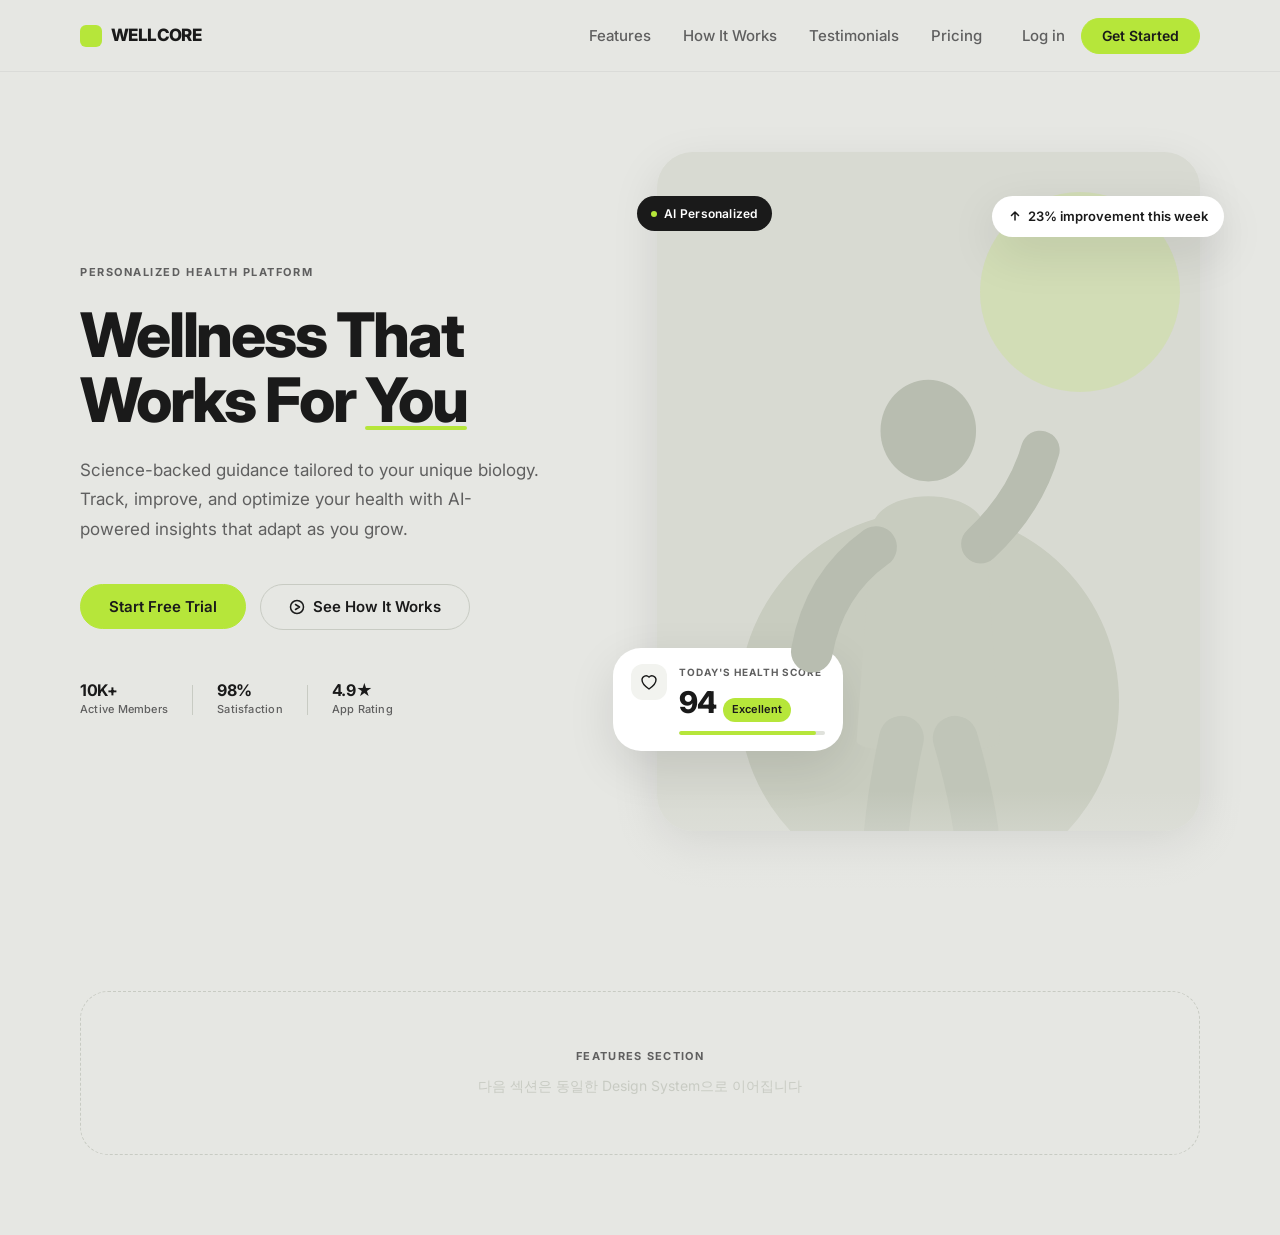
<file: wellness.html>
<!DOCTYPE html>
<html lang="ko">
<head>
  <meta charset="UTF-8">
  <meta name="viewport" content="width=device-width, initial-scale=1.0">
  <meta name="description" content="WELLCORE — 당신만을 위한 과학 기반 헬스 & 웰니스 플랫폼">
  <title>WELLCORE — Personalized Health & Wellness</title>

  <!-- Fonts -->
  <link rel="preconnect" href="https://fonts.googleapis.com">
  <link rel="preconnect" href="https://fonts.gstatic.com" crossorigin>
  <link href="https://fonts.googleapis.com/css2?family=Inter:wght@400;500;600;700;800;900&display=swap" rel="stylesheet">

  <!-- Design System -->
  <link rel="stylesheet" href="css/wellness.css">
</head>
<body>

  <!-- ============================================================
       NAVIGATION
       ============================================================ -->
  <header class="nav" id="nav" role="banner">
    <div class="nav-inner">

      <a href="#" class="nav-logo" aria-label="WELLCORE 홈으로">
        <span class="nav-logo-mark" aria-hidden="true"></span>
        WELLCORE
      </a>

      <nav class="nav-links" aria-label="주 메뉴">
        <a href="#features">Features</a>
        <a href="#how-it-works">How It Works</a>
        <a href="#testimonials">Testimonials</a>
        <a href="#pricing">Pricing</a>
      </nav>

      <div class="nav-actions">
        <a href="#" class="nav-login">Log in</a>
        <a href="#" class="btn btn-primary btn-sm">Get Started</a>
      </div>

      <button class="nav-mobile-toggle" aria-label="메뉴 열기" aria-expanded="false" aria-controls="nav-links">
        <span aria-hidden="true"></span>
        <span aria-hidden="true"></span>
        <span aria-hidden="true"></span>
      </button>

    </div>
  </header>


  <!-- ============================================================
       HERO SECTION
       Design System anchor — all future sections follow this spec
       ============================================================ -->
  <section class="hero" id="hero" aria-label="메인 히어로 섹션">
    <div class="hero-inner">

      <!-- ── LEFT : Text Content ─────────────────────────────── -->
      <div class="hero-content">

        <span class="eyebrow hero-anim" data-delay="0">
          Personalized Health Platform
        </span>

        <h1 class="hero-headline hero-anim" data-delay="1">
          Wellness That<br>Works For <em>You</em>
        </h1>

        <p class="hero-desc hero-anim" data-delay="2">
          Science-backed guidance tailored to your unique biology.
          Track, improve, and optimize your health with AI-powered insights
          that adapt as you grow.
        </p>

        <div class="hero-cta hero-anim" data-delay="3">
          <a href="#" class="btn btn-primary">
            Start Free Trial
          </a>
          <a href="#how-it-works" class="btn btn-secondary">
            <svg width="16" height="16" viewBox="0 0 16 16" fill="none" aria-hidden="true">
              <circle cx="8" cy="8" r="6.5" stroke="currentColor" stroke-width="1.5"/>
              <path d="M6.5 5.5 L10.5 8 L6.5 10.5" stroke="currentColor" stroke-width="1.5" stroke-linecap="round" stroke-linejoin="round"/>
            </svg>
            See How It Works
          </a>
        </div>

        <div class="hero-trust hero-anim" data-delay="4">
          <div class="trust-item">
            <span class="trust-number">10K+</span>
            <span class="trust-label">Active Members</span>
          </div>
          <span class="trust-sep" aria-hidden="true"></span>
          <div class="trust-item">
            <span class="trust-number">98%</span>
            <span class="trust-label">Satisfaction</span>
          </div>
          <span class="trust-sep" aria-hidden="true"></span>
          <div class="trust-item">
            <span class="trust-number">4.9★</span>
            <span class="trust-label">App Rating</span>
          </div>
        </div>

      </div>
      <!-- /hero-content -->


      <!-- ── RIGHT : Visual + Floating Cards ────────────────── -->
      <div class="hero-visual hero-anim" data-delay="1">

        <div class="hero-image-frame" role="img" aria-label="건강한 라이프스타일 이미지">
          <!--
            PRODUCTION NOTE: Replace .hero-img-placeholder with:
            <img src="assets/img/hero-wellness.jpg"
                 alt="건강하고 활기찬 라이프스타일을 즐기는 인물 사진"
                 width="600" height="750" loading="eager">
          -->
          <div class="hero-img-placeholder" aria-hidden="true">
            <div class="img-bg-circle img-bg-circle--1"></div>
            <div class="img-bg-circle img-bg-circle--2"></div>
            <div class="img-silhouette">
              <svg viewBox="0 0 200 320" fill="none" xmlns="http://www.w3.org/2000/svg" aria-hidden="true">
                <!-- Head -->
                <ellipse cx="100" cy="52" rx="32" ry="34" fill="#B8BDB0"/>
                <!-- Body -->
                <path d="M62 120 C62 88 138 88 138 120 L148 260 C148 270 52 270 52 260 Z" fill="#C8CCBF"/>
                <!-- Left arm -->
                <path d="M65 130 Q30 155 22 200" stroke="#B8BDB0" stroke-width="28" stroke-linecap="round"/>
                <!-- Right arm raised (yoga pose) -->
                <path d="M135 128 Q165 100 175 65" stroke="#B8BDB0" stroke-width="26" stroke-linecap="round"/>
                <!-- Left leg -->
                <path d="M82 258 Q75 290 72 320" stroke="#C0C5B8" stroke-width="30" stroke-linecap="round"/>
                <!-- Right leg -->
                <path d="M118 258 Q128 292 132 320" stroke="#C0C5B8" stroke-width="30" stroke-linecap="round"/>
              </svg>
            </div>
          </div>
        </div>


        <!-- Floating Card: Health Score -->
        <article class="float-card float-card--score" aria-label="오늘의 건강 점수 카드">
          <div class="float-card-icon" aria-hidden="true">
            <svg width="18" height="18" viewBox="0 0 18 18" fill="none">
              <path d="M9 16S2 11.4 2 6.8a4 4 0 0 1 7-2.65A4 4 0 0 1 16 6.8C16 11.4 9 16 9 16Z"
                stroke="#1A1A1A" stroke-width="1.4" stroke-linejoin="round"/>
            </svg>
          </div>
          <div class="float-card-body">
            <span class="float-label">Today's Health Score</span>
            <div class="float-score-row">
              <span class="float-score-num">94</span>
              <span class="float-score-badge">Excellent</span>
            </div>
            <div class="float-bar" aria-hidden="true" role="presentation">
              <div class="float-bar-fill" style="width: 94%"></div>
            </div>
          </div>
        </article>


        <!-- Floating Pill: Weekly Progress -->
        <div class="float-pill" aria-label="이번 주 23% 개선됨">
          <svg width="14" height="14" viewBox="0 0 14 14" fill="none" aria-hidden="true">
            <path d="M7 11V3M3.5 6.5L7 3l3.5 3.5"
              stroke="currentColor" stroke-width="1.5" stroke-linecap="round" stroke-linejoin="round"/>
          </svg>
          <span>23% improvement this week</span>
        </div>

        <!-- Floating Tag: AI Badge -->
        <div class="float-ai-badge" aria-label="AI 기반 개인화">
          <span class="float-ai-dot" aria-hidden="true"></span>
          AI Personalized
        </div>

      </div>
      <!-- /hero-visual -->

    </div>
    <!-- /hero-inner -->

    <!-- Fade bottom into next section -->
    <div class="hero-fade-btm" aria-hidden="true"></div>

  </section>
  <!-- /hero -->


  <!-- ============================================================
       NEXT SECTION PLACEHOLDER
       Features, How It Works, etc. follow the same Design System
       ============================================================ -->
  <section class="section-placeholder" aria-label="다음 섹션 예정 영역">
    <div class="container">
      <div class="placeholder-inner">
        <p class="placeholder-label">FEATURES SECTION</p>
        <p class="placeholder-hint">다음 섹션은 동일한 Design System으로 이어집니다</p>
      </div>
    </div>
  </section>


  <script src="js/wellness.js"></script>
</body>
</html>
</file>
<file: css/wellness.css>
/* ================================================================
   WELLCORE — Design System & Hero Section
   ================================================================
   Design Tokens:
     Primary BG  : #E6E7E3   Warm light grey
     Accent      : #B6E63A   Lime green  (CTA / key emphasis only)
     Text H      : #1A1A1A   Headlines
     Text B      : #5F5F5F   Body
   Rules:
     · NO gradient text — ever
     · NO per-icon color variation — icons are #1A1A1A or white only
     · NO pastel icon backgrounds — uniform neutral bg only
     · Border-radius 24px minimum on all cards / containers
     · Shadow: 0px 12px 32px rgba(0,0,0,0.08) everywhere
   ================================================================ */


/* ── DESIGN TOKENS ─────────────────────────────────────────── */
:root {
  /* Colors */
  --c-bg:           #E6E7E3;
  --c-accent:       #B6E63A;
  --c-text-h:       #1A1A1A;
  --c-text-b:       #5F5F5F;
  --c-white:        #FFFFFF;
  --c-neutral-50:   #F8F8F6;
  --c-neutral-100:  #F2F3EF;
  --c-neutral-200:  #E0E2DC;
  --c-neutral-300:  #C8CBC3;

  /* Radius */
  --r-sm:    12px;
  --r-md:    20px;
  --r-lg:    28px;
  --r-xl:    36px;
  --r-pill:  9999px;

  /* Shadow */
  --shadow-soft:   0px 12px 32px rgba(0, 0, 0, 0.08);
  --shadow-card:   0px 8px 24px rgba(0, 0, 0, 0.06);
  --shadow-float:  0px 16px 48px rgba(0, 0, 0, 0.10);

  /* Typography */
  --font:          'Inter', -apple-system, BlinkMacSystemFont, 'Segoe UI', sans-serif;

  /* Transitions */
  --t-fast:   150ms cubic-bezier(0.4, 0, 0.2, 1);
  --t-base:   240ms cubic-bezier(0.4, 0, 0.2, 1);
  --t-slow:   400ms cubic-bezier(0.4, 0, 0.2, 1);

  /* Layout */
  --nav-h:     72px;
  --c-max:     1440px;
  --c-pad:     80px;
}


/* ── RESET ──────────────────────────────────────────────────── */
*, *::before, *::after {
  box-sizing: border-box;
  margin: 0;
  padding: 0;
}
html {
  scroll-behavior: smooth;
  font-size: 16px;
}
body {
  font-family: var(--font);
  background: var(--c-bg);
  color: var(--c-text-h);
  line-height: 1.6;
  -webkit-font-smoothing: antialiased;
  -moz-osx-font-smoothing: grayscale;
  overflow-x: hidden;
}
a {
  text-decoration: none;
  color: inherit;
}
img, svg {
  display: block;
  max-width: 100%;
}
button {
  cursor: pointer;
  border: none;
  background: none;
  font-family: inherit;
}


/* ── CONTAINER ─────────────────────────────────────────────── */
.container {
  width: 100%;
  max-width: var(--c-max);
  margin: 0 auto;
  padding: 0 var(--c-pad);
}


/* ================================================================
   BUTTONS  — Component definition
   All variants share the same radius, transition, and size rules.
   ================================================================ */
.btn {
  display: inline-flex;
  align-items: center;
  justify-content: center;
  gap: 8px;
  font-family: var(--font);
  font-size: 0.9375rem;   /* 15px */
  font-weight: 600;
  line-height: 1;
  padding: 14px 28px;
  border-radius: var(--r-pill);
  border: 1.5px solid transparent;
  cursor: pointer;
  white-space: nowrap;
  transition:
    background   var(--t-base),
    color        var(--t-base),
    border-color var(--t-base),
    box-shadow   var(--t-base),
    transform    var(--t-base),
    opacity      var(--t-base);
}

.btn-sm {
  padding: 10px 20px;
  font-size: 0.875rem;   /* 14px */
}

/* Primary — Accent background, dark text */
.btn-primary {
  background: var(--c-accent);
  color: var(--c-text-h);
  border-color: var(--c-accent);
}
.btn-primary:hover {
  transform: translateY(-4px);
  box-shadow: 0 10px 28px rgba(182, 230, 58, 0.30);
  opacity: 0.93;
}
.btn-primary:active {
  transform: translateY(-2px);
  box-shadow: 0 4px 12px rgba(182, 230, 58, 0.25);
}
.btn-primary:focus-visible {
  outline: 2px solid var(--c-accent);
  outline-offset: 3px;
}

/* Secondary — Outline / neutral */
.btn-secondary {
  background: transparent;
  color: var(--c-text-h);
  border-color: var(--c-neutral-300);
}
.btn-secondary:hover {
  background: var(--c-white);
  border-color: var(--c-neutral-300);
  transform: translateY(-4px);
  box-shadow: var(--shadow-card);
}
.btn-secondary:active {
  transform: translateY(-2px);
  box-shadow: none;
}
.btn-secondary:focus-visible {
  outline: 2px solid var(--c-text-h);
  outline-offset: 3px;
}


/* ================================================================
   NAVIGATION
   ================================================================ */
.nav {
  position: fixed;
  top: 0;
  left: 0;
  right: 0;
  z-index: 200;
  height: var(--nav-h);
  background: rgba(230, 231, 227, 0.82);
  backdrop-filter: blur(14px);
  -webkit-backdrop-filter: blur(14px);
  border-bottom: 1px solid rgba(0, 0, 0, 0.05);
  transition:
    background var(--t-base),
    box-shadow var(--t-base);
}
.nav.is-scrolled {
  background: rgba(230, 231, 227, 0.96);
  box-shadow: 0 2px 20px rgba(0, 0, 0, 0.06);
}

.nav-inner {
  max-width: var(--c-max);
  margin: 0 auto;
  padding: 0 var(--c-pad);
  height: 100%;
  display: flex;
  align-items: center;
  gap: 40px;
}

.nav-logo {
  display: flex;
  align-items: center;
  gap: 9px;
  font-size: 1.0625rem;
  font-weight: 800;
  letter-spacing: -0.035em;
  color: var(--c-text-h);
  flex-shrink: 0;
}
.nav-logo-mark {
  width: 22px;
  height: 22px;
  background: var(--c-accent);
  border-radius: 6px;
  flex-shrink: 0;
}

.nav-links {
  display: flex;
  align-items: center;
  gap: 32px;
  margin-left: auto;
}
.nav-links a {
  font-size: 0.9375rem;
  font-weight: 500;
  color: var(--c-text-b);
  transition: color var(--t-fast);
}
.nav-links a:hover {
  color: var(--c-text-h);
}

.nav-actions {
  display: flex;
  align-items: center;
  gap: 16px;
  flex-shrink: 0;
}
.nav-login {
  font-size: 0.9375rem;
  font-weight: 500;
  color: var(--c-text-b);
  transition: color var(--t-fast);
}
.nav-login:hover {
  color: var(--c-text-h);
}

/* Mobile hamburger */
.nav-mobile-toggle {
  display: none;
  flex-direction: column;
  gap: 5px;
  padding: 8px;
  margin-left: auto;
  flex-shrink: 0;
}
.nav-mobile-toggle span {
  display: block;
  width: 22px;
  height: 2px;
  background: var(--c-text-h);
  border-radius: 2px;
  transition: transform var(--t-base), opacity var(--t-base);
}
.nav-mobile-toggle[aria-expanded="true"] span:nth-child(1) {
  transform: translateY(7px) rotate(45deg);
}
.nav-mobile-toggle[aria-expanded="true"] span:nth-child(2) {
  opacity: 0;
}
.nav-mobile-toggle[aria-expanded="true"] span:nth-child(3) {
  transform: translateY(-7px) rotate(-45deg);
}


/* ================================================================
   HERO SECTION
   ================================================================ */
.hero {
  position: relative;
  min-height: 100vh;
  padding-top: var(--nav-h);
  background: var(--c-bg);
  overflow: hidden;
  display: flex;
  flex-direction: column;
}

.hero-inner {
  flex: 1;
  display: flex;
  align-items: center;
  gap: 60px;
  max-width: var(--c-max);
  width: 100%;
  margin: 0 auto;
  padding: 80px var(--c-pad) 100px;
}


/* ── Left: Text Content ─────────────────────────────────────── */
.hero-content {
  flex: 1;
  max-width: 580px;
  display: flex;
  flex-direction: column;
}

.eyebrow {
  display: inline-block;
  font-size: 0.6875rem;    /* 11px */
  font-weight: 700;
  letter-spacing: 0.14em;
  text-transform: uppercase;
  color: var(--c-text-b);
  margin-bottom: 20px;
}

.hero-headline {
  font-size: clamp(2.75rem, 4.8vw, 4.75rem);
  font-weight: 800;
  line-height: 1.06;
  letter-spacing: -0.035em;
  color: var(--c-text-h);
  margin-bottom: 24px;
  /* NO gradient text — design mandate */
}

/* Accent underline on "You" — no color change, accent line only */
.hero-headline em {
  font-style: normal;
  color: var(--c-text-h);
  position: relative;
  display: inline-block;
}
.hero-headline em::after {
  content: '';
  position: absolute;
  bottom: 2px;
  left: 0;
  right: 0;
  height: 4px;
  background: var(--c-accent);
  border-radius: 2px;
}

.hero-desc {
  font-size: 1.0625rem;
  color: var(--c-text-b);
  line-height: 1.72;
  max-width: 460px;
  margin-bottom: 40px;
}

.hero-cta {
  display: flex;
  align-items: center;
  gap: 14px;
  flex-wrap: wrap;
  margin-bottom: 52px;
}

.hero-trust {
  display: flex;
  align-items: center;
  gap: 24px;
}
.trust-item {
  display: flex;
  flex-direction: column;
  gap: 3px;
}
.trust-number {
  font-size: 1rem;
  font-weight: 700;
  color: var(--c-text-h);
  letter-spacing: -0.02em;
  line-height: 1;
}
.trust-label {
  font-size: 0.6875rem;
  font-weight: 500;
  color: var(--c-text-b);
  letter-spacing: 0.02em;
}
.trust-sep {
  display: block;
  width: 1px;
  height: 30px;
  background: var(--c-neutral-300);
  flex-shrink: 0;
}


/* ── Right: Visual ──────────────────────────────────────────── */
.hero-visual {
  flex: 1.05;
  position: relative;
  display: flex;
  align-items: center;
  justify-content: flex-end;
  max-width: 640px;
}

.hero-image-frame {
  width: 100%;
  aspect-ratio: 4 / 5;
  border-radius: var(--r-xl);
  overflow: hidden;
  box-shadow: var(--shadow-float);
  position: relative;
  background: var(--c-neutral-200);
}

/* ── Image placeholder — replace with <img> in production ── */
.hero-img-placeholder {
  width: 100%;
  height: 100%;
  background: #D8DAD2;
  position: relative;
  overflow: hidden;
  display: flex;
  align-items: flex-end;
  justify-content: center;
}
.img-bg-circle {
  position: absolute;
  border-radius: 50%;
}
.img-bg-circle--1 {
  width: 380px;
  height: 380px;
  background: #C8CCBF;
  bottom: -60px;
  left: 50%;
  transform: translateX(-50%);
}
.img-bg-circle--2 {
  width: 200px;
  height: 200px;
  background: rgba(182, 230, 58, 0.18);
  top: 40px;
  right: 20px;
}
.img-silhouette {
  position: relative;
  z-index: 1;
  width: 55%;
  margin-bottom: 0;
  padding-bottom: 0;
}
.img-silhouette svg {
  width: 100%;
  height: auto;
}


/* ── Floating Cards ─────────────────────────────────────────── */
/* All floating elements share: white bg, --r-lg, --shadow-float */

/* Health Score Card */
.float-card {
  position: absolute;
  background: var(--c-white);
  border-radius: var(--r-lg);
  box-shadow: var(--shadow-float);
  padding: 16px 18px;
}

.float-card--score {
  left: -44px;
  bottom: 80px;
  min-width: 230px;
  display: flex;
  align-items: flex-start;
  gap: 12px;
  animation: wc-float 5s ease-in-out infinite;
}

.float-card-icon {
  width: 36px;
  height: 36px;
  background: var(--c-neutral-100);
  border-radius: var(--r-sm);
  display: flex;
  align-items: center;
  justify-content: center;
  flex-shrink: 0;
  /* Single neutral bg for ALL card icons — design mandate */
}
.float-card-body {
  flex: 1;
  min-width: 0;
}
.float-label {
  display: block;
  font-size: 0.625rem;
  font-weight: 700;
  text-transform: uppercase;
  letter-spacing: 0.1em;
  color: var(--c-text-b);
  margin-bottom: 7px;
}
.float-score-row {
  display: flex;
  align-items: baseline;
  gap: 7px;
  margin-bottom: 9px;
}
.float-score-num {
  font-size: 1.875rem;
  font-weight: 800;
  color: var(--c-text-h);
  line-height: 1;
  letter-spacing: -0.03em;
}
.float-score-badge {
  font-size: 0.6875rem;
  font-weight: 600;
  color: var(--c-text-h);
  background: var(--c-accent);
  padding: 3px 9px;
  border-radius: var(--r-pill);
}
.float-bar {
  height: 4px;
  background: var(--c-neutral-200);
  border-radius: 2px;
  overflow: hidden;
}
.float-bar-fill {
  height: 100%;
  background: var(--c-accent);
  border-radius: 2px;
  transform-origin: left;
  /* Width animated via JS after page load */
}

/* Weekly Progress Pill */
.float-pill {
  position: absolute;
  top: 44px;
  right: -24px;
  display: flex;
  align-items: center;
  gap: 6px;
  background: var(--c-white);
  border-radius: var(--r-pill);
  padding: 10px 16px;
  box-shadow: var(--shadow-float);
  font-size: 0.8125rem;
  font-weight: 600;
  color: var(--c-text-h);
  white-space: nowrap;
  animation: wc-float 5s ease-in-out 2s infinite;
}
.float-pill svg {
  color: var(--c-text-h);
  flex-shrink: 0;
}

/* AI Badge */
.float-ai-badge {
  position: absolute;
  top: 44px;
  left: -20px;
  display: flex;
  align-items: center;
  gap: 7px;
  background: var(--c-text-h);
  color: var(--c-white);
  border-radius: var(--r-pill);
  padding: 8px 14px;
  font-size: 0.75rem;
  font-weight: 600;
  letter-spacing: 0.02em;
  white-space: nowrap;
  animation: wc-float 5s ease-in-out 1s infinite;
}
.float-ai-dot {
  width: 6px;
  height: 6px;
  background: var(--c-accent);
  border-radius: 50%;
  flex-shrink: 0;
  animation: wc-pulse 2s ease-in-out infinite;
}


/* ── Bottom fade ────────────────────────────────────────────── */
.hero-fade-btm {
  position: absolute;
  bottom: 0;
  left: 0;
  right: 0;
  height: 140px;
  background: linear-gradient(to bottom, transparent, var(--c-bg));
  pointer-events: none;
  z-index: 1;
}


/* ── Animations ─────────────────────────────────────────────── */
@keyframes wc-float {
  0%, 100% { transform: translateY(0px); }
  50%       { transform: translateY(-8px); }
}

@keyframes wc-pulse {
  0%, 100% { opacity: 1; transform: scale(1); }
  50%       { opacity: 0.6; transform: scale(0.75); }
}

/* Stagger reveal — initial state */
.hero-anim {
  opacity: 0;
  transform: translateY(22px);
  transition:
    opacity  0.65s cubic-bezier(0.4, 0, 0.2, 1),
    transform 0.65s cubic-bezier(0.4, 0, 0.2, 1);
}
.hero-anim.is-visible {
  opacity: 1;
  transform: translateY(0);
}


/* ================================================================
   SECTION PLACEHOLDER (shows Design System continuity)
   ================================================================ */
.section-placeholder {
  background: var(--c-bg);
  padding: 60px 0 80px;
}
.placeholder-inner {
  display: flex;
  flex-direction: column;
  align-items: center;
  gap: 10px;
  border: 1.5px dashed var(--c-neutral-300);
  border-radius: var(--r-lg);
  padding: 56px 40px;
}
.placeholder-label {
  font-size: 0.6875rem;
  font-weight: 700;
  letter-spacing: 0.12em;
  text-transform: uppercase;
  color: var(--c-text-b);
}
.placeholder-hint {
  font-size: 0.875rem;
  color: var(--c-neutral-300);
  font-weight: 400;
}


/* ================================================================
   RESPONSIVE
   ================================================================ */
@media (max-width: 1200px) {
  :root {
    --c-pad: 56px;
  }
  .hero-inner { gap: 48px; }
  .float-card--score { left: -20px; }
  .float-pill { right: -10px; }
  .float-ai-badge { left: -10px; }
}

@media (max-width: 960px) {
  :root { --c-pad: 36px; }
  .hero-inner {
    flex-direction: column;
    align-items: flex-start;
    padding: 60px var(--c-pad) 80px;
    gap: 48px;
  }
  .hero-content {
    max-width: 100%;
  }
  .hero-visual {
    width: 100%;
    max-width: 100%;
    justify-content: center;
  }
  .hero-image-frame {
    max-height: 420px;
    aspect-ratio: 16 / 10;
  }
  .float-card--score {
    left: auto;
    bottom: auto;
    top: -20px;
    right: 20px;
  }
  .float-pill {
    top: auto;
    right: auto;
    bottom: 20px;
    left: 20px;
  }
  .float-ai-badge {
    top: auto;
    left: auto;
    bottom: 20px;
    right: 20px;
  }
  .nav-links, .nav-login {
    display: none;
  }
  .nav-mobile-toggle {
    display: flex;
  }
  .nav-inner {
    gap: 16px;
  }
  .nav-actions .btn {
    display: none;
  }
}

@media (max-width: 600px) {
  :root {
    --c-pad: 20px;
    --nav-h: 60px;
  }
  .hero-headline {
    font-size: clamp(2.25rem, 10vw, 3rem);
  }
  .hero-cta {
    flex-direction: column;
    align-items: flex-start;
    gap: 10px;
  }
  .hero-cta .btn {
    width: 100%;
    justify-content: center;
  }
  .hero-trust {
    flex-wrap: wrap;
    gap: 16px;
  }
  .trust-sep { display: none; }
  .float-card--score { display: none; }
  .float-pill { display: none; }
}

/* Accessibility: respect reduced motion */
@media (prefers-reduced-motion: reduce) {
  .hero-anim {
    opacity: 1;
    transform: none;
    transition: none;
  }
  .float-card--score,
  .float-pill,
  .float-ai-badge {
    animation: none;
  }
  .float-ai-dot {
    animation: none;
  }
  * {
    transition-duration: 0.01ms !important;
    animation-duration: 0.01ms !important;
  }
}
</file>
